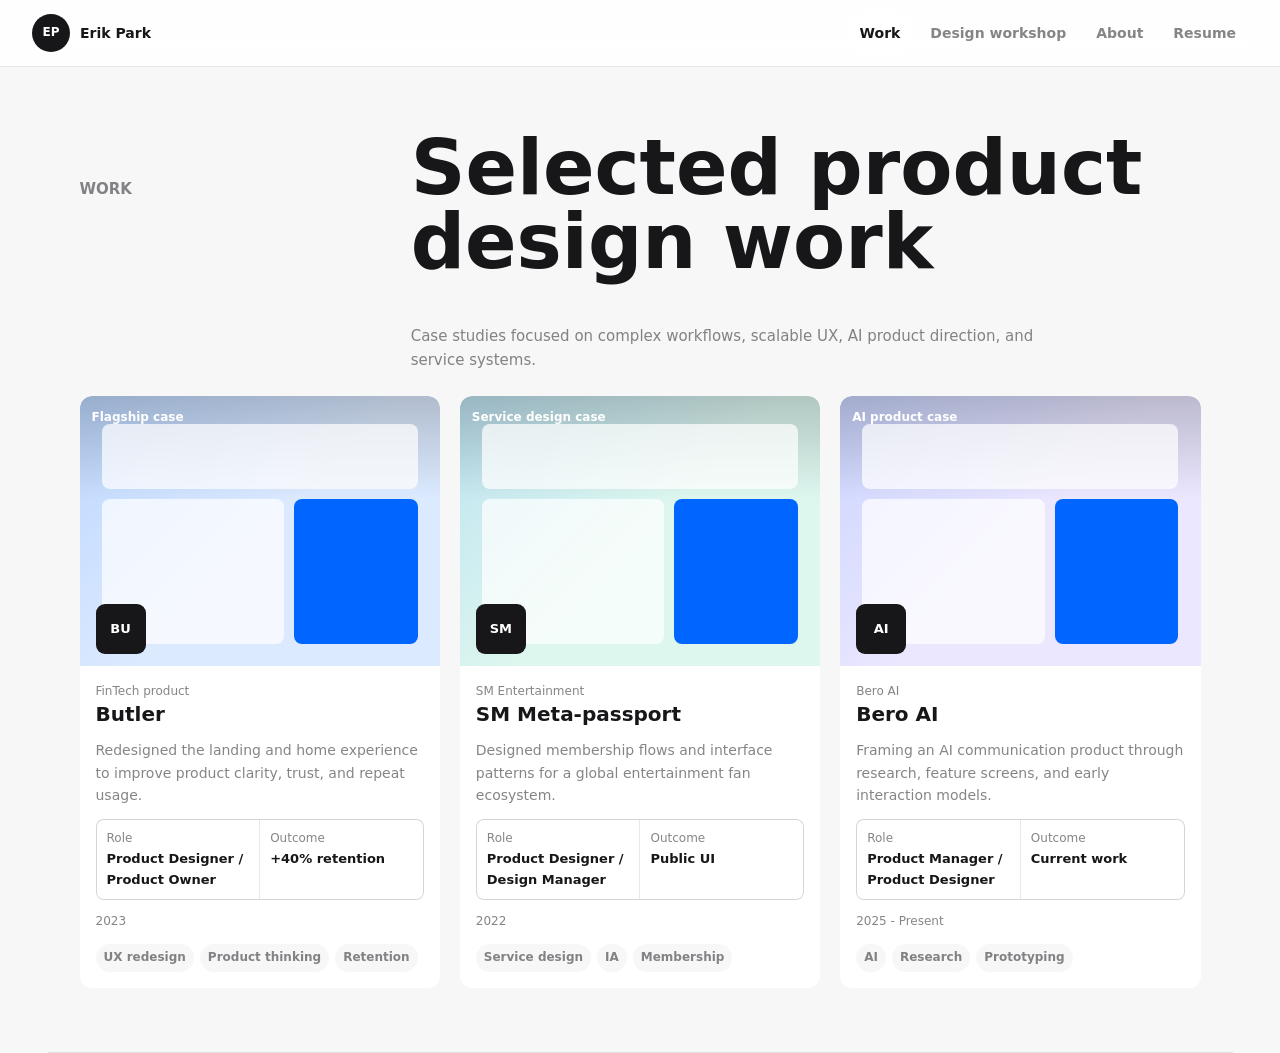
<file: index.html>
<!doctype html>
<html lang="en">
  <head>
    <meta charset="utf-8" />
    <meta name="viewport" content="width=device-width, initial-scale=1" />
    <meta
      name="description"
      content="Erik Park is a Vancouver-based Product Designer with PM experience, turning complex workflows into clear, scalable product experiences."
    />
    <title>Erik Park - Work</title>
    <link rel="icon" href="data:image/svg+xml,%3Csvg xmlns='http://www.w3.org/2000/svg' viewBox='0 0 64 64'%3E%3Crect width='64' height='64' rx='32' fill='%23171719'/%3E%3Ctext x='32' y='39' text-anchor='middle' font-family='Arial,sans-serif' font-size='22' font-weight='700' fill='%23ffffff'%3EEP%3C/text%3E%3C/svg%3E" />
    <link rel="stylesheet" href="styles.css" />
  </head>
  <body>
    <a class="skip-link" href="#main">Skip to content</a>

    <header class="site-header" aria-label="Site header">
      <a class="brand" href="index.html" aria-label="Erik Park home">
        <span class="avatar" aria-hidden="true">EP</span>
        <span>Erik Park</span>
      </a>
      <nav class="site-nav" aria-label="Primary navigation">
        <a aria-current="page" href="index.html">Work</a>
        <a href="design-workshop.html">Design workshop</a>
        <a href="about.html">About</a>
        <a href="resume.html">Resume</a>
      </nav>
    </header>

    <main class="site-main work-home" id="main">
      <section class="work-section" aria-labelledby="work-title">
        <div class="section-heading compact-heading">
          <p class="section-kicker">Work</p>
          <h1 id="work-title">Selected product design work</h1>
          <p>Case studies focused on complex workflows, scalable UX, AI product direction, and service systems.</p>
        </div>
        <div class="work-grid" id="featured-projects"></div>
      </section>
    </main>

    <script src="script.js"></script>
  </body>
</html>
</file>
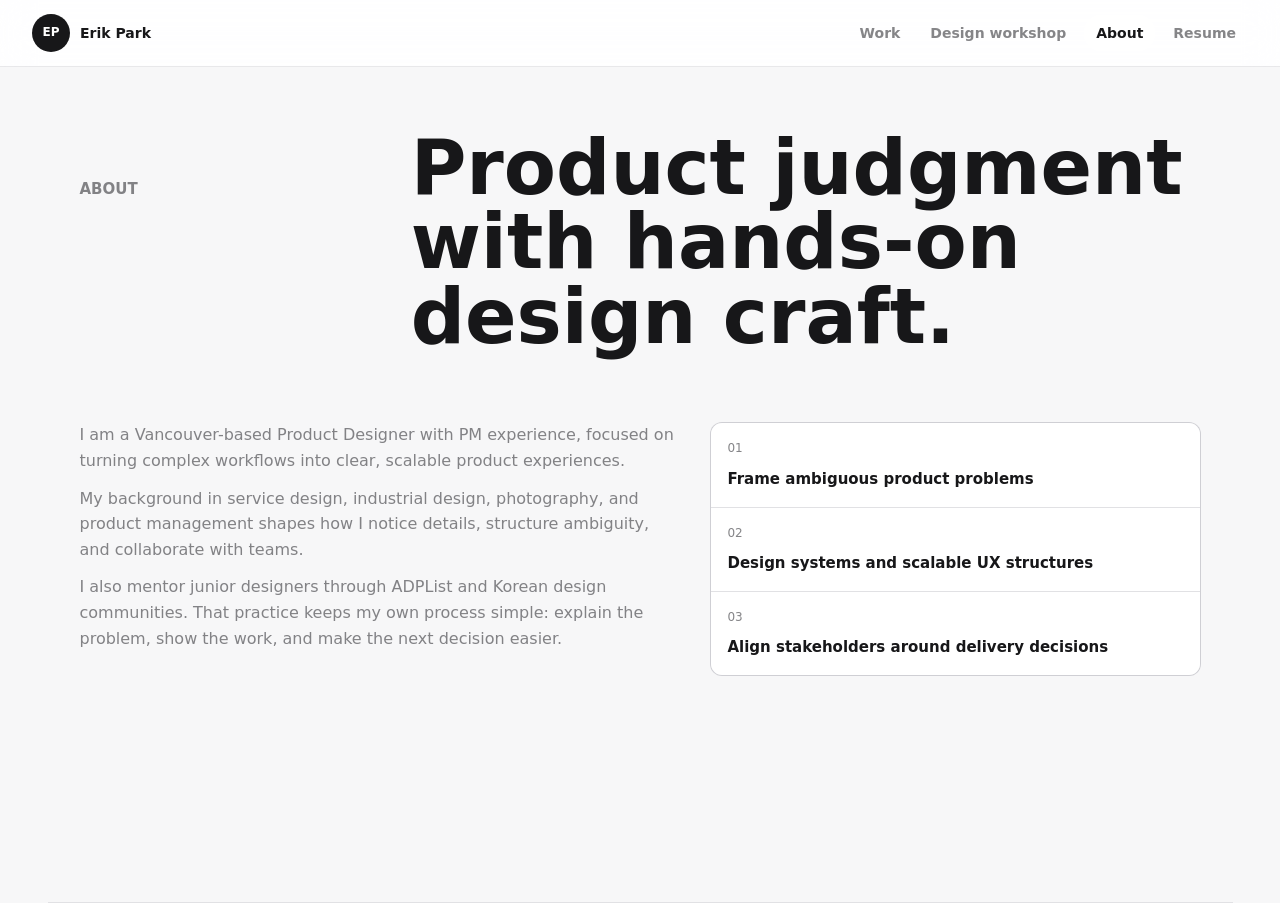
<file: about.html>
<!doctype html>
<html lang="en">
  <head>
    <meta charset="utf-8" />
    <meta name="viewport" content="width=device-width, initial-scale=1" />
    <meta name="description" content="About Erik Park, Product Designer with PM experience." />
    <title>Erik Park - About</title>
    <link rel="stylesheet" href="styles.css" />
  </head>
  <body>
    <a class="skip-link" href="#main">Skip to content</a>
    <header class="site-header" aria-label="Site header">
      <a class="brand" href="index.html" aria-label="Erik Park home">
        <span class="avatar" aria-hidden="true">EP</span>
        <span>Erik Park</span>
      </a>
      <nav class="site-nav" aria-label="Primary navigation">
        <a href="index.html">Work</a>
        <a href="design-workshop.html">Design workshop</a>
        <a aria-current="page" href="about.html">About</a>
        <a href="resume.html">Resume</a>
      </nav>
    </header>
    <main class="site-main" id="main">
      <section class="about-section page-section">
        <div class="section-heading compact-heading">
          <p class="section-kicker">About</p>
          <h1>Product judgment with hands-on design craft.</h1>
        </div>
        <div class="about-layout">
          <div class="about-copy">
            <p>
              I am a Vancouver-based Product Designer with PM experience, focused on turning complex workflows into
              clear, scalable product experiences.
            </p>
            <p>
              My background in service design, industrial design, photography, and product management shapes how I
              notice details, structure ambiguity, and collaborate with teams.
            </p>
            <p>
              I also mentor junior designers through ADPList and Korean design communities. That practice keeps my own
              process simple: explain the problem, show the work, and make the next decision easier.
            </p>
          </div>
          <div class="about-list" aria-label="Working focus">
            <div>
              <span>01</span>
              <strong>Frame ambiguous product problems</strong>
            </div>
            <div>
              <span>02</span>
              <strong>Design systems and scalable UX structures</strong>
            </div>
            <div>
              <span>03</span>
              <strong>Align stakeholders around delivery decisions</strong>
            </div>
          </div>
        </div>
      </section>
    </main>
  </body>
</html>
</file>
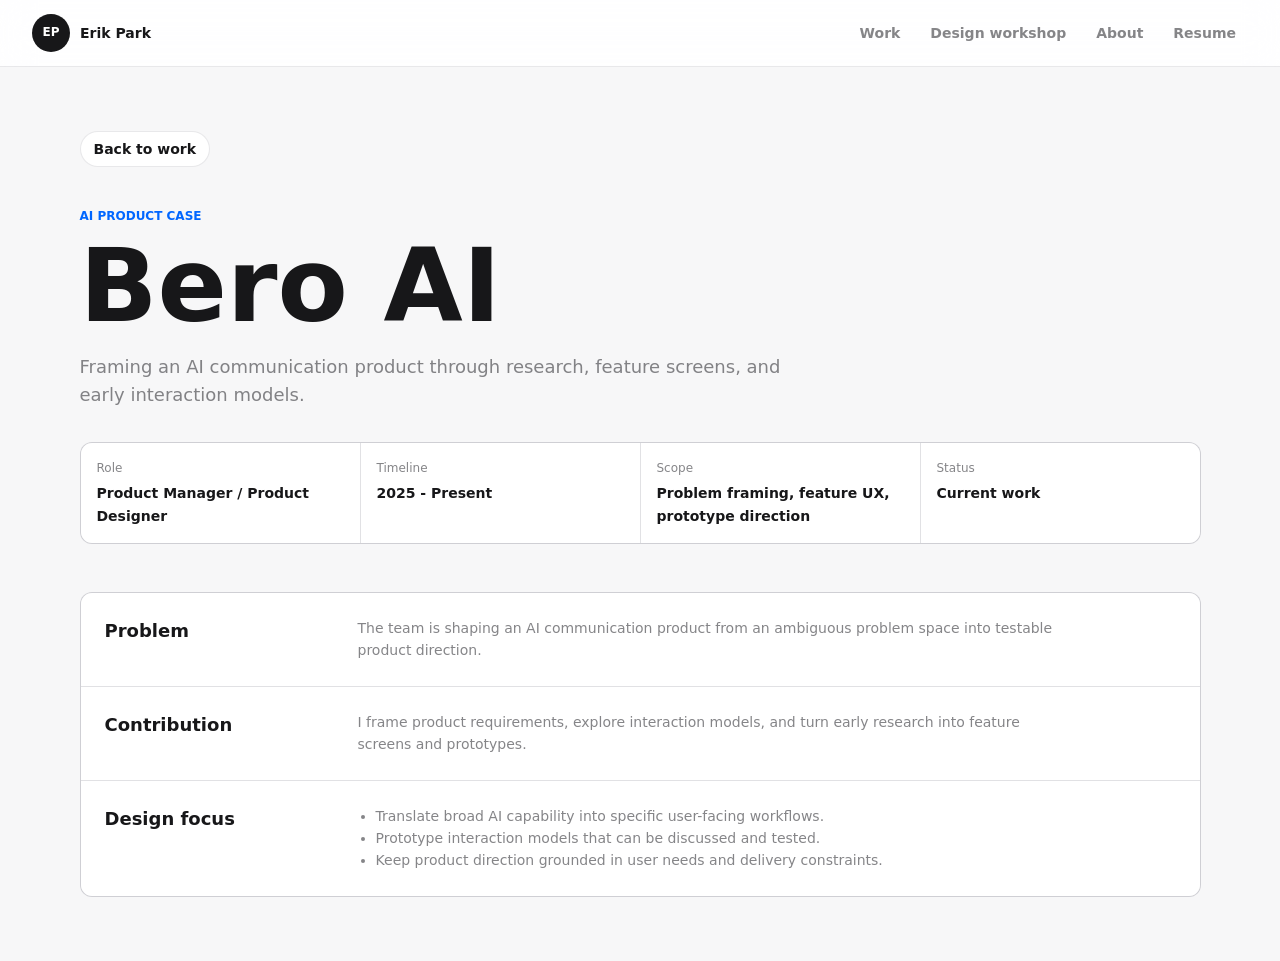
<file: bero-ai.html>
<!doctype html>
<html lang="en">
  <head>
    <meta charset="utf-8" />
    <meta name="viewport" content="width=device-width, initial-scale=1" />
    <meta name="description" content="Bero AI product design case study by Erik Park." />
    <title>Erik Park - Bero AI</title>
    <link rel="stylesheet" href="styles.css" />
  </head>
  <body>
    <a class="skip-link" href="#main">Skip to content</a>
    <header class="site-header" aria-label="Site header">
      <a class="brand" href="index.html" aria-label="Erik Park home">
        <span class="avatar" aria-hidden="true">EP</span>
        <span>Erik Park</span>
      </a>
      <nav class="site-nav" aria-label="Primary navigation">
        <a href="index.html">Work</a>
        <a href="design-workshop.html">Design workshop</a>
        <a href="about.html">About</a>
        <a href="resume.html">Resume</a>
      </nav>
    </header>
    <main class="site-main" id="main">
      <article class="case-page">
        <a class="back-link" href="index.html">Back to work</a>
        <header class="case-hero">
          <p class="section-kicker">AI product case</p>
          <h1>Bero AI</h1>
          <p>Framing an AI communication product through research, feature screens, and early interaction models.</p>
        </header>
        <section class="case-meta" aria-label="Project facts">
          <div>
            <span>Role</span>
            <strong>Product Manager / Product Designer</strong>
          </div>
          <div>
            <span>Timeline</span>
            <strong>2025 - Present</strong>
          </div>
          <div>
            <span>Scope</span>
            <strong>Problem framing, feature UX, prototype direction</strong>
          </div>
          <div>
            <span>Status</span>
            <strong>Current work</strong>
          </div>
        </section>
        <section class="case-body">
          <div>
            <h2>Problem</h2>
            <p>The team is shaping an AI communication product from an ambiguous problem space into testable product direction.</p>
          </div>
          <div>
            <h2>Contribution</h2>
            <p>
              I frame product requirements, explore interaction models, and turn early research into feature screens and
              prototypes.
            </p>
          </div>
          <div>
            <h2>Design focus</h2>
            <ul>
              <li>Translate broad AI capability into specific user-facing workflows.</li>
              <li>Prototype interaction models that can be discussed and tested.</li>
              <li>Keep product direction grounded in user needs and delivery constraints.</li>
            </ul>
          </div>
        </section>
      </article>
    </main>
  </body>
</html>
</file>
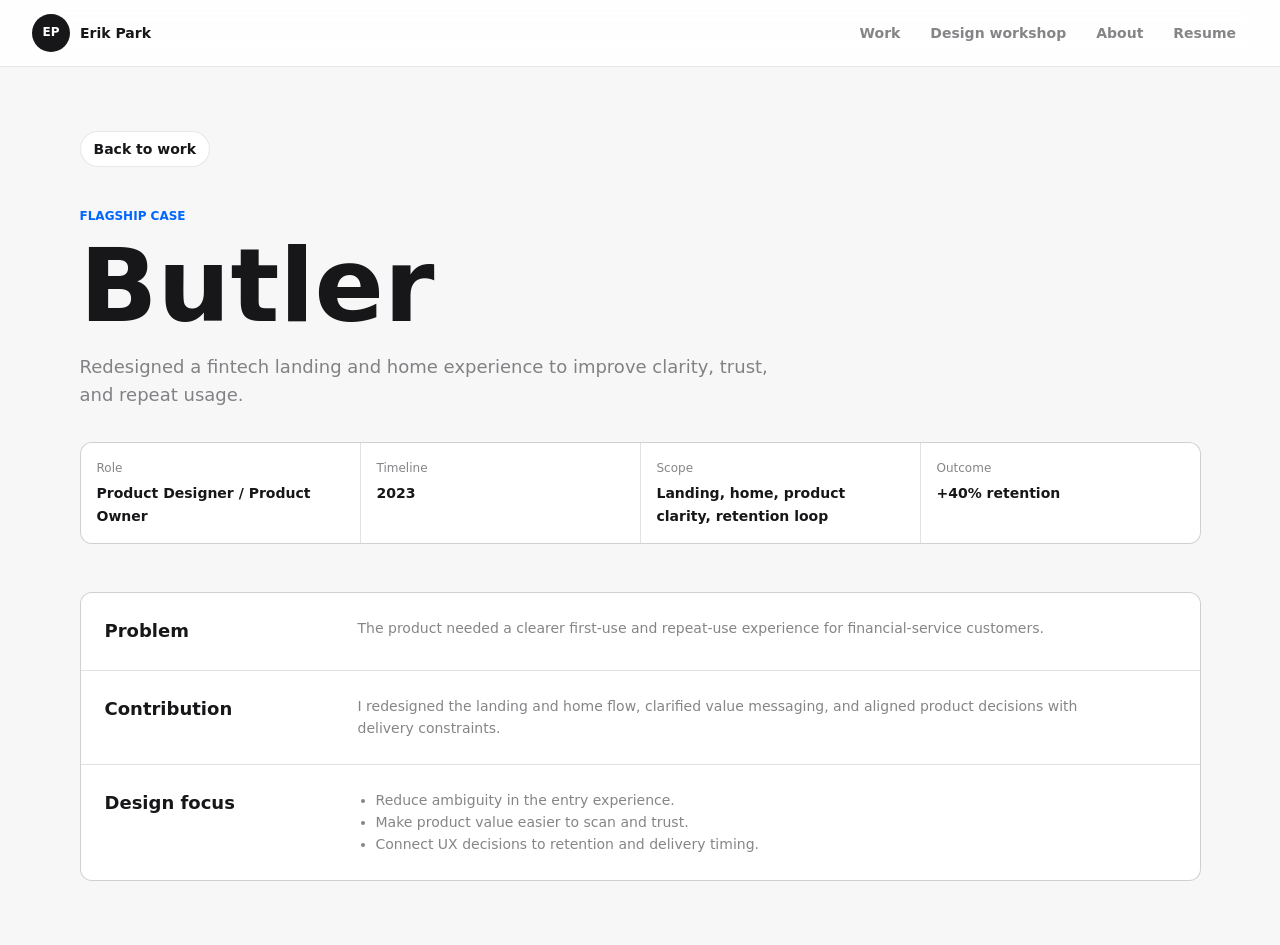
<file: butler.html>
<!doctype html>
<html lang="en">
  <head>
    <meta charset="utf-8" />
    <meta name="viewport" content="width=device-width, initial-scale=1" />
    <meta name="description" content="Butler fintech product case study by Erik Park." />
    <title>Erik Park - Butler</title>
    <link rel="stylesheet" href="styles.css" />
  </head>
  <body>
    <a class="skip-link" href="#main">Skip to content</a>
    <header class="site-header" aria-label="Site header">
      <a class="brand" href="index.html" aria-label="Erik Park home">
        <span class="avatar" aria-hidden="true">EP</span>
        <span>Erik Park</span>
      </a>
      <nav class="site-nav" aria-label="Primary navigation">
        <a href="index.html">Work</a>
        <a href="design-workshop.html">Design workshop</a>
        <a href="about.html">About</a>
        <a href="resume.html">Resume</a>
      </nav>
    </header>
    <main class="site-main" id="main">
      <article class="case-page">
        <a class="back-link" href="index.html">Back to work</a>
        <header class="case-hero">
          <p class="section-kicker">Flagship case</p>
          <h1>Butler</h1>
          <p>Redesigned a fintech landing and home experience to improve clarity, trust, and repeat usage.</p>
        </header>
        <section class="case-meta" aria-label="Project facts">
          <div>
            <span>Role</span>
            <strong>Product Designer / Product Owner</strong>
          </div>
          <div>
            <span>Timeline</span>
            <strong>2023</strong>
          </div>
          <div>
            <span>Scope</span>
            <strong>Landing, home, product clarity, retention loop</strong>
          </div>
          <div>
            <span>Outcome</span>
            <strong>+40% retention</strong>
          </div>
        </section>
        <section class="case-body">
          <div>
            <h2>Problem</h2>
            <p>The product needed a clearer first-use and repeat-use experience for financial-service customers.</p>
          </div>
          <div>
            <h2>Contribution</h2>
            <p>
              I redesigned the landing and home flow, clarified value messaging, and aligned product decisions with
              delivery constraints.
            </p>
          </div>
          <div>
            <h2>Design focus</h2>
            <ul>
              <li>Reduce ambiguity in the entry experience.</li>
              <li>Make product value easier to scan and trust.</li>
              <li>Connect UX decisions to retention and delivery timing.</li>
            </ul>
          </div>
        </section>
      </article>
    </main>
  </body>
</html>
</file>
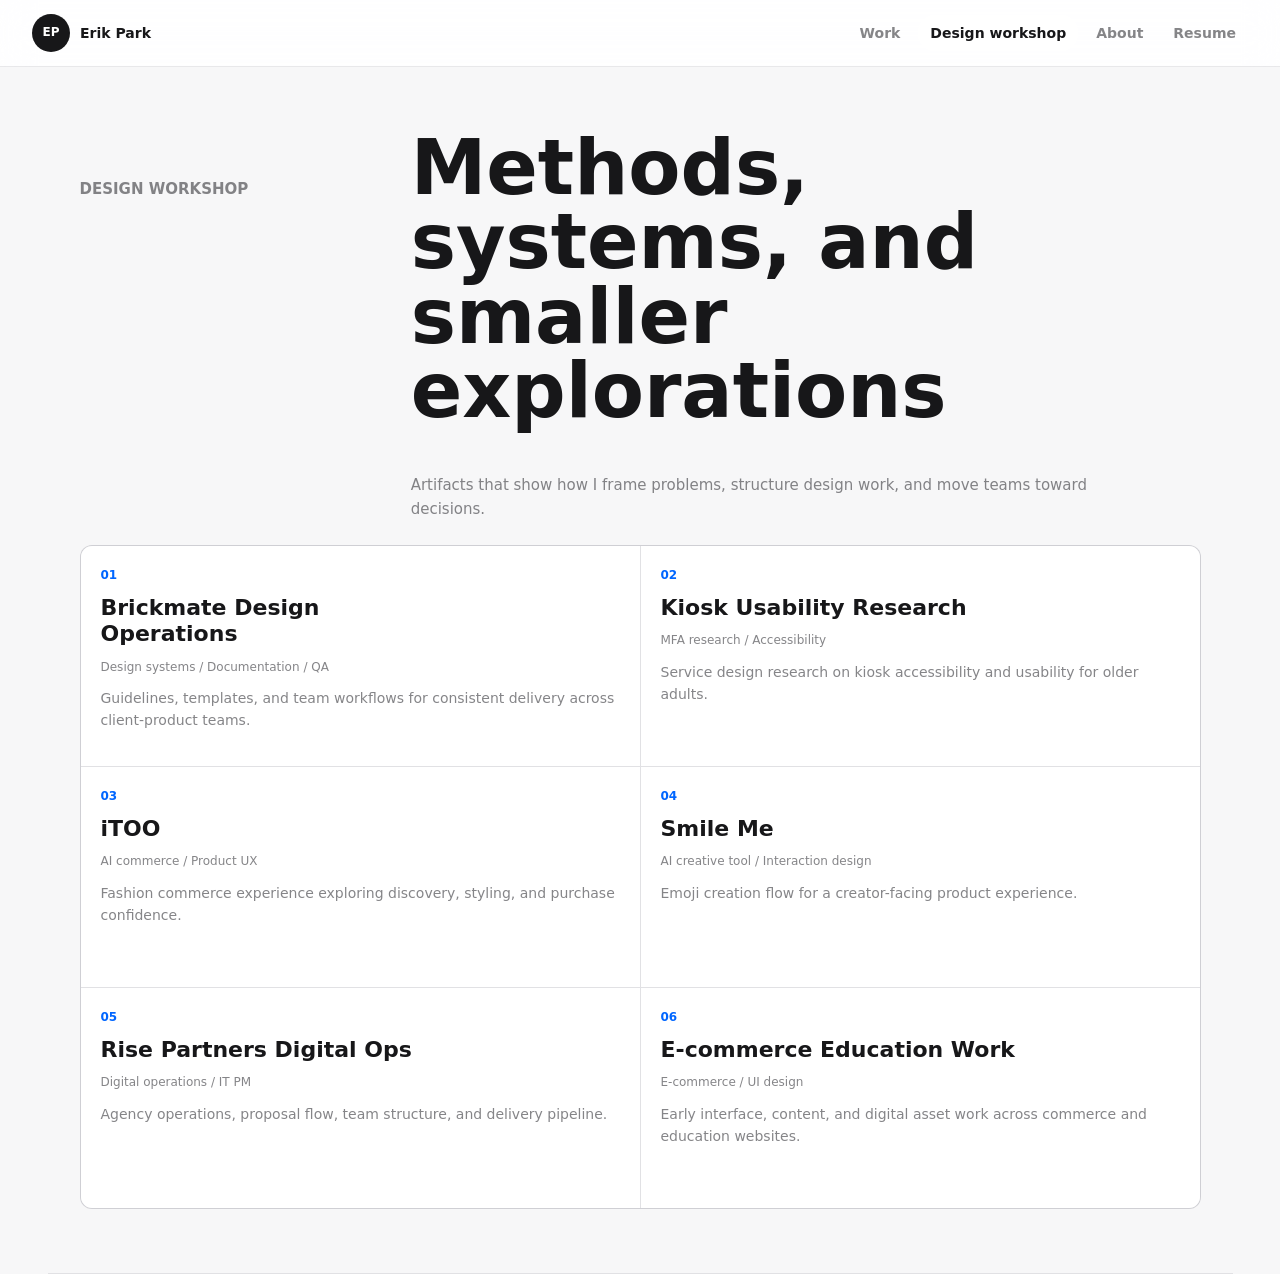
<file: design-workshop.html>
<!doctype html>
<html lang="en">
  <head>
    <meta charset="utf-8" />
    <meta name="viewport" content="width=device-width, initial-scale=1" />
    <meta name="description" content="Design workshop artifacts and explorations by Erik Park." />
    <title>Erik Park - Design workshop</title>
    <link rel="stylesheet" href="styles.css" />
  </head>
  <body>
    <a class="skip-link" href="#main">Skip to content</a>
    <header class="site-header" aria-label="Site header">
      <a class="brand" href="index.html" aria-label="Erik Park home">
        <span class="avatar" aria-hidden="true">EP</span>
        <span>Erik Park</span>
      </a>
      <nav class="site-nav" aria-label="Primary navigation">
        <a href="index.html">Work</a>
        <a aria-current="page" href="design-workshop.html">Design workshop</a>
        <a href="about.html">About</a>
        <a href="resume.html">Resume</a>
      </nav>
    </header>
    <main class="site-main" id="main">
      <section class="workshop-section page-section">
        <div class="section-heading compact-heading">
          <p class="section-kicker">Design workshop</p>
          <h1>Methods, systems, and smaller explorations</h1>
          <p>Artifacts that show how I frame problems, structure design work, and move teams toward decisions.</p>
        </div>
        <div class="workshop-grid" id="workshop-items"></div>
      </section>
    </main>
    <script src="script.js"></script>
  </body>
</html>
</file>
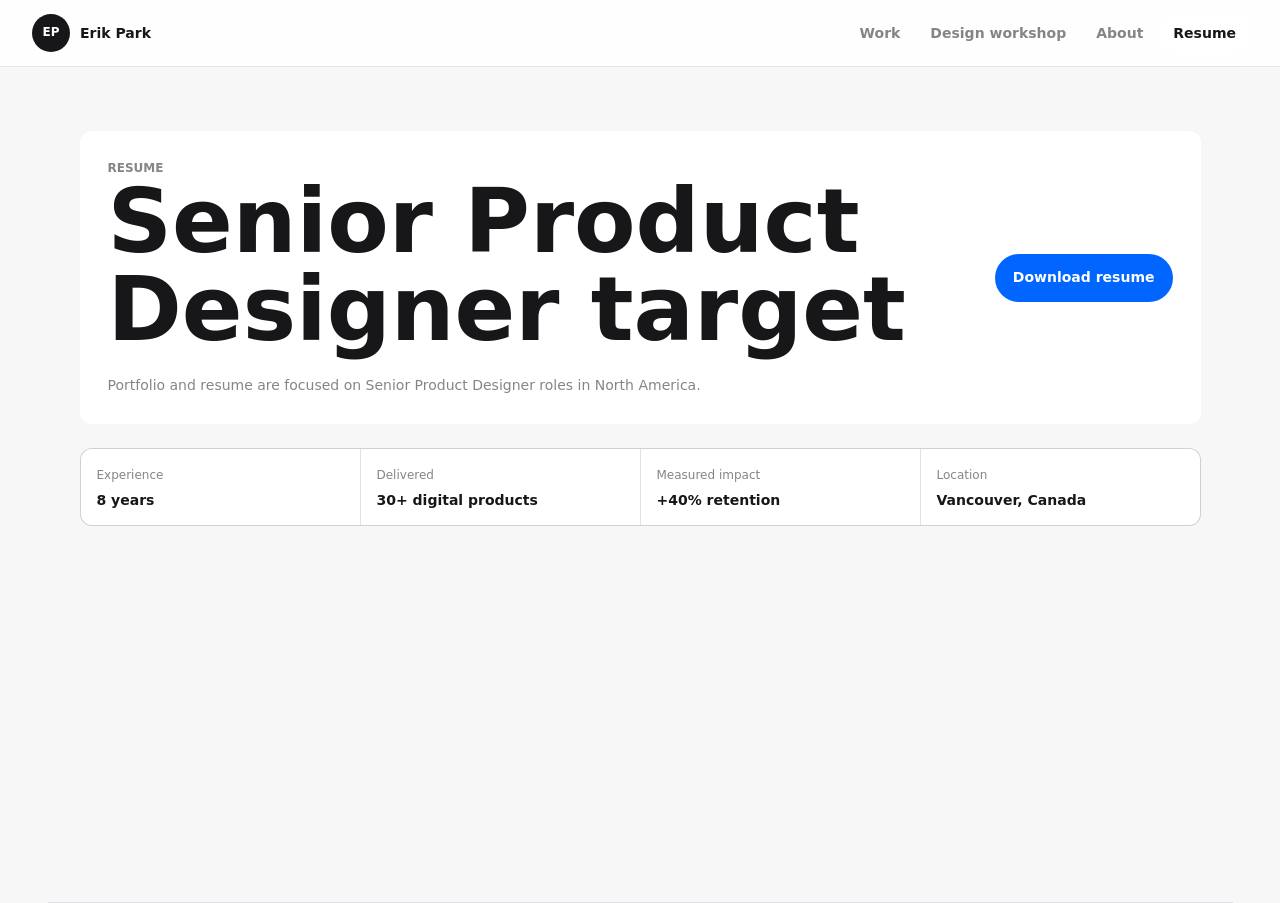
<file: resume.html>
<!doctype html>
<html lang="en">
  <head>
    <meta charset="utf-8" />
    <meta name="viewport" content="width=device-width, initial-scale=1" />
    <meta name="description" content="Resume for Erik Park, Product Designer." />
    <title>Erik Park - Resume</title>
    <link rel="stylesheet" href="styles.css" />
  </head>
  <body>
    <a class="skip-link" href="#main">Skip to content</a>
    <header class="site-header" aria-label="Site header">
      <a class="brand" href="index.html" aria-label="Erik Park home">
        <span class="avatar" aria-hidden="true">EP</span>
        <span>Erik Park</span>
      </a>
      <nav class="site-nav" aria-label="Primary navigation">
        <a href="index.html">Work</a>
        <a href="design-workshop.html">Design workshop</a>
        <a href="about.html">About</a>
        <a aria-current="page" href="resume.html">Resume</a>
      </nav>
    </header>
    <main class="site-main" id="main">
      <section class="resume-section page-section">
        <div class="resume-card">
          <div>
            <p class="section-kicker">Resume</p>
            <h1>Senior Product Designer target</h1>
            <p>Portfolio and resume are focused on Senior Product Designer roles in North America.</p>
          </div>
          <a href="assets/Erik-Park-Resume-260121.pdf" download>Download resume</a>
        </div>
        <div class="proof-strip static-strip" aria-label="Highlights">
          <div>
            <span>Experience</span>
            <strong>8 years</strong>
          </div>
          <div>
            <span>Delivered</span>
            <strong>30+ digital products</strong>
          </div>
          <div>
            <span>Measured impact</span>
            <strong>+40% retention</strong>
          </div>
          <div>
            <span>Location</span>
            <strong>Vancouver, Canada</strong>
          </div>
        </div>
      </section>
    </main>
  </body>
</html>
</file>
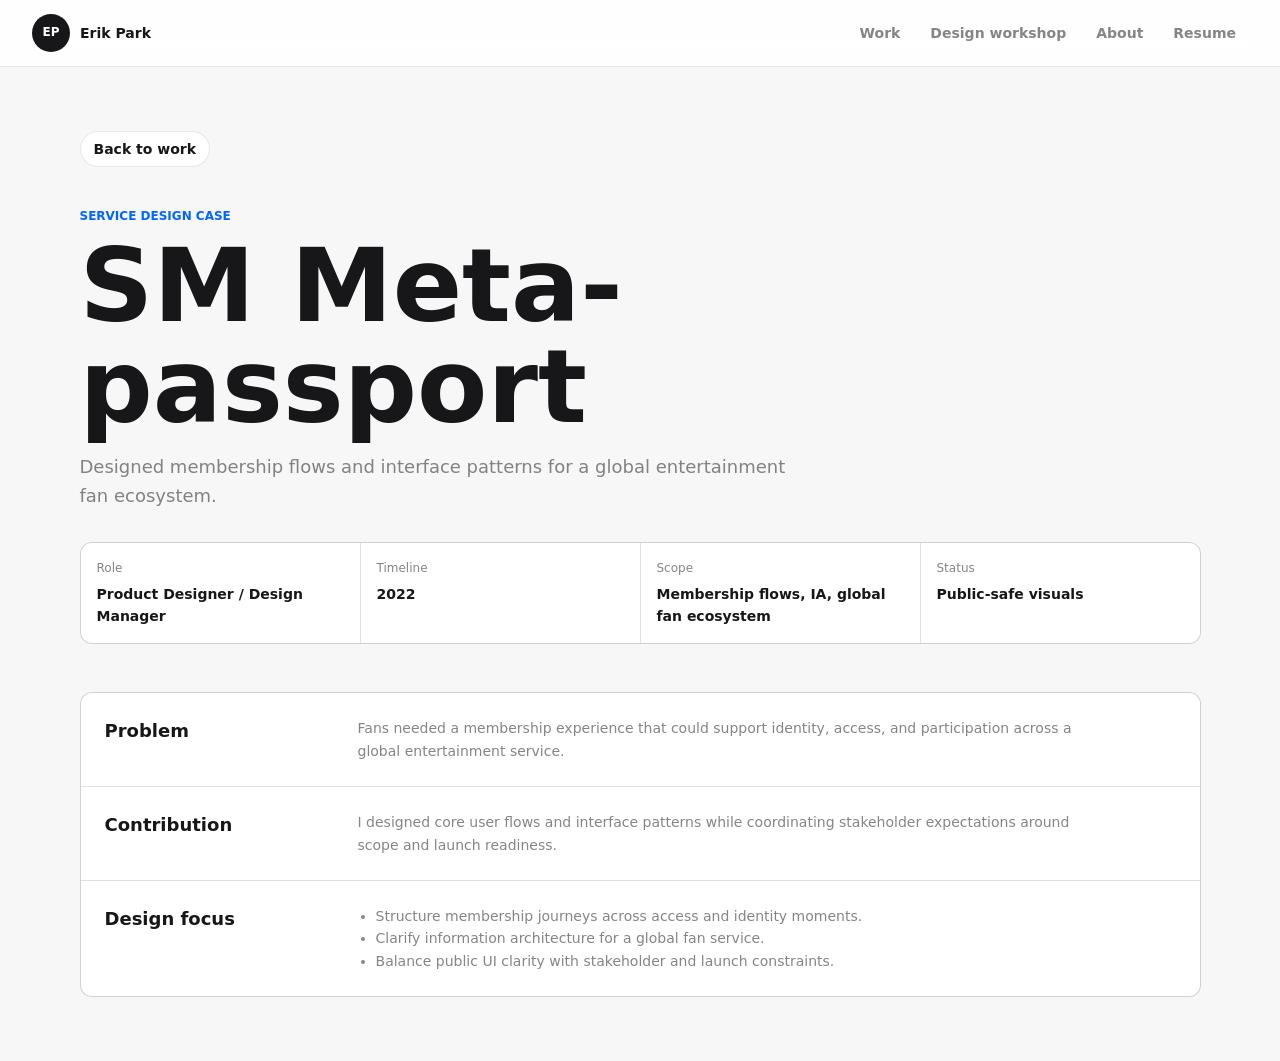
<file: sm-meta-passport.html>
<!doctype html>
<html lang="en">
  <head>
    <meta charset="utf-8" />
    <meta name="viewport" content="width=device-width, initial-scale=1" />
    <meta name="description" content="SM Meta-passport service design case study by Erik Park." />
    <title>Erik Park - SM Meta-passport</title>
    <link rel="stylesheet" href="styles.css" />
  </head>
  <body>
    <a class="skip-link" href="#main">Skip to content</a>
    <header class="site-header" aria-label="Site header">
      <a class="brand" href="index.html" aria-label="Erik Park home">
        <span class="avatar" aria-hidden="true">EP</span>
        <span>Erik Park</span>
      </a>
      <nav class="site-nav" aria-label="Primary navigation">
        <a href="index.html">Work</a>
        <a href="design-workshop.html">Design workshop</a>
        <a href="about.html">About</a>
        <a href="resume.html">Resume</a>
      </nav>
    </header>
    <main class="site-main" id="main">
      <article class="case-page">
        <a class="back-link" href="index.html">Back to work</a>
        <header class="case-hero">
          <p class="section-kicker">Service design case</p>
          <h1>SM Meta-passport</h1>
          <p>Designed membership flows and interface patterns for a global entertainment fan ecosystem.</p>
        </header>
        <section class="case-meta" aria-label="Project facts">
          <div>
            <span>Role</span>
            <strong>Product Designer / Design Manager</strong>
          </div>
          <div>
            <span>Timeline</span>
            <strong>2022</strong>
          </div>
          <div>
            <span>Scope</span>
            <strong>Membership flows, IA, global fan ecosystem</strong>
          </div>
          <div>
            <span>Status</span>
            <strong>Public-safe visuals</strong>
          </div>
        </section>
        <section class="case-body">
          <div>
            <h2>Problem</h2>
            <p>
              Fans needed a membership experience that could support identity, access, and participation across a global
              entertainment service.
            </p>
          </div>
          <div>
            <h2>Contribution</h2>
            <p>
              I designed core user flows and interface patterns while coordinating stakeholder expectations around scope
              and launch readiness.
            </p>
          </div>
          <div>
            <h2>Design focus</h2>
            <ul>
              <li>Structure membership journeys across access and identity moments.</li>
              <li>Clarify information architecture for a global fan service.</li>
              <li>Balance public UI clarity with stakeholder and launch constraints.</li>
            </ul>
          </div>
        </section>
      </article>
    </main>
  </body>
</html>
</file>
<file: styles.css>
:root {
  color-scheme: light;
  --surface: #ffffff;
  --surface-subtle: #f7f7f8;
  --surface-cool: #f0f4f8;
  --heading: #171719;
  --body: #333333;
  --secondary: rgba(55, 56, 60, 0.61);
  --border: rgba(112, 115, 124, 0.16);
  --primary: #0066ff;
  --radius-small: 8px;
  --radius-card: 12px;
  --max-content: 1185px;
  --ease-standard: cubic-bezier(0.4, 0, 0.2, 1);
}

* {
  box-sizing: border-box;
}

html {
  scroll-behavior: smooth;
}

body {
  margin: 0;
  background: var(--surface-subtle);
  color: var(--body);
  font-family: "Pretendard Variable", "Pretendard JP Variable", -apple-system, BlinkMacSystemFont, "Apple SD Gothic Neo",
    system-ui, sans-serif;
  font-size: 14px;
  line-height: 1.6;
  letter-spacing: 0;
  overflow-x: hidden;
}

a {
  color: inherit;
  text-decoration: none;
}

:focus-visible {
  outline: 2px solid var(--primary);
  outline-offset: 2px;
}

.skip-link {
  position: fixed;
  left: 16px;
  top: 16px;
  z-index: 20;
  transform: translateY(-160%);
  padding: 8px 12px;
  border-radius: var(--radius-small);
  background: var(--primary);
  color: #fff;
  font-weight: 600;
}

.skip-link:focus {
  transform: translateY(0);
}

.site-header {
  position: sticky;
  top: 0;
  z-index: 10;
  min-height: 64px;
  display: flex;
  align-items: center;
  justify-content: space-between;
  gap: 24px;
  padding: 14px 32px;
  border-bottom: 1px solid var(--border);
  background: rgba(255, 255, 255, 0.88);
  backdrop-filter: blur(16px);
}

.brand,
.site-nav,
.hero-actions,
.site-footer {
  display: flex;
  align-items: center;
}

.brand {
  gap: 10px;
  color: var(--heading);
  font-weight: 700;
}

.avatar {
  width: 38px;
  height: 38px;
  display: grid;
  place-items: center;
  border-radius: 9999px;
  background: var(--heading);
  color: #fff;
  font-size: 12px;
  font-weight: 700;
}

.site-nav {
  gap: 6px;
  overflow-x: auto;
}

.site-nav a,
.hero-actions a,
.resume-card a {
  min-height: 36px;
  display: inline-flex;
  align-items: center;
  justify-content: center;
  white-space: nowrap;
  border-radius: 9999px;
  font-weight: 600;
}

.site-nav a {
  padding: 0 12px;
  color: var(--secondary);
}

.site-nav a[aria-current="page"] {
  color: var(--heading);
  background: var(--surface);
}

.site-nav a:hover,
.hero-actions a:hover,
.site-footer a:hover {
  color: var(--primary);
}

.site-main {
  max-width: var(--max-content);
  margin: 0 auto;
}

.hero-section,
.work-section,
.workshop-section,
.about-section,
.resume-section {
  padding: 64px 32px;
  border-bottom: 1px solid var(--border);
}

.work-home .work-section {
  min-height: calc(100vh - 64px);
  display: flex;
  flex-direction: column;
  justify-content: center;
}

.page-section {
  min-height: calc(100vh - 64px);
}

.hero-section {
  min-height: 62vh;
  display: flex;
  align-items: flex-end;
}

.hero-grid {
  display: grid;
  grid-template-columns: 0.28fr 1fr;
  gap: 24px;
  align-items: end;
}

.section-kicker {
  margin: 0;
  color: var(--primary);
  font-size: 12px;
  font-weight: 700;
  text-transform: uppercase;
}

h1,
h2,
h3,
p {
  margin-top: 0;
}

h1,
h2,
h3 {
  color: var(--heading);
}

h1 {
  grid-column: 2;
  max-width: 960px;
  margin-bottom: 20px;
  font-size: clamp(44px, 7vw, 92px);
  font-weight: 700;
  line-height: 0.98;
  letter-spacing: 0;
}

.compact-heading h1 {
  font-size: clamp(40px, 6vw, 76px);
}

.hero-copy {
  grid-column: 2;
  max-width: 720px;
}

.hero-copy p,
.section-heading p,
.project-body p,
.workshop-card p,
.about-copy p,
.resume-card p,
.site-footer {
  color: var(--secondary);
}

.hero-copy p {
  margin-bottom: 18px;
  font-size: 16px;
}

.hero-actions {
  gap: 8px;
  flex-wrap: wrap;
}

.hero-actions a {
  padding: 0 13px;
  border: 1px solid var(--border);
  color: var(--heading);
  background: var(--surface);
}

.proof-strip {
  display: grid;
  grid-template-columns: repeat(4, minmax(0, 1fr));
  gap: 1px;
  overflow: hidden;
  margin: 0 32px;
  border: 1px solid var(--border);
  border-radius: var(--radius-card);
  background: var(--border);
  transform: translateY(-32px);
}

.proof-strip div {
  padding: 14px 16px;
  background: var(--surface);
}

.proof-strip span,
.project-company,
.project-time,
.project-card dt,
.workshop-card span,
.workshop-meta,
.about-list span {
  color: var(--secondary);
  font-size: 12px;
}

.proof-strip strong {
  display: block;
  margin-top: 3px;
  color: var(--heading);
  font-size: 14px;
  font-weight: 700;
}

.section-heading {
  display: grid;
  grid-template-columns: 0.28fr 0.72fr;
  gap: 24px;
  align-items: baseline;
  margin-bottom: 24px;
}

.section-heading .section-kicker {
  grid-row: span 2;
}

.section-heading h2 {
  max-width: 820px;
  margin-bottom: 0;
  font-size: clamp(28px, 4vw, 52px);
  line-height: 1.08;
}

.section-heading p {
  max-width: 680px;
  margin-bottom: 0;
  font-size: 15px;
}

.work-grid {
  display: grid;
  grid-template-columns: repeat(3, minmax(0, 1fr));
  gap: 20px;
}

.project-card {
  color: inherit;
  overflow: hidden;
  border-radius: var(--radius-card);
  background: var(--surface);
  transition: transform 150ms var(--ease-standard);
}

.project-card:hover {
  transform: translateY(-2px);
}

.project-card:hover h3 {
  color: var(--primary);
}

.project-thumb {
  position: relative;
  aspect-ratio: 4 / 3;
  overflow: hidden;
  border-radius: var(--radius-card) var(--radius-card) 0 0;
  background: var(--surface-cool);
}

.project-thumb::before {
  content: "";
  position: absolute;
  inset: 0;
  background:
    linear-gradient(180deg, rgba(20, 25, 30, 0.22), rgba(20, 25, 30, 0) 38%),
    linear-gradient(135deg, rgba(0, 102, 255, 0.14), rgba(255, 255, 255, 0) 52%);
}

.project-thumb[data-tone="blue"] {
  background: #dceaff;
}

.project-thumb[data-tone="green"] {
  background: #ddf7ef;
}

.project-thumb[data-tone="violet"] {
  background: #ebe7ff;
}

.thumb-system {
  position: absolute;
  inset: 28px 22px 22px;
  display: grid;
  grid-template-columns: 1fr 0.68fr;
  grid-template-rows: 0.45fr 1fr;
  gap: 10px;
}

.thumb-system span {
  border-radius: var(--radius-small);
  background: rgba(255, 255, 255, 0.72);
}

.thumb-system span:first-child {
  grid-column: 1 / -1;
}

.thumb-system span:last-child {
  background: var(--primary);
}

.project-kind {
  position: absolute;
  left: 12px;
  top: 12px;
  color: #fff;
  font-size: 12px;
  font-weight: 600;
}

.project-logo {
  position: absolute;
  left: 16px;
  bottom: 12px;
  width: 50px;
  height: 50px;
  display: grid;
  place-items: center;
  border-radius: 9px;
  background: var(--heading);
  color: #fff;
  font-size: 13px;
  font-weight: 700;
}

.project-body {
  display: grid;
  gap: 12px;
  padding: 16px;
}

.project-body h3 {
  margin-bottom: 0;
  font-size: 20px;
  line-height: 1.3;
}

.project-body p {
  margin-bottom: 0;
}

.project-card dl {
  display: grid;
  grid-template-columns: repeat(2, minmax(0, 1fr));
  gap: 1px;
  overflow: hidden;
  margin: 0;
  border: 1px solid var(--border);
  border-radius: var(--radius-small);
  background: var(--border);
}

.project-card dl div {
  min-width: 0;
  padding: 9px 10px;
  background: var(--surface);
}

.project-card dd {
  margin: 1px 0 0;
  color: var(--heading);
  font-size: 13px;
  font-weight: 600;
}

.tag-list {
  display: flex;
  flex-wrap: wrap;
  gap: 6px;
  margin: 0;
  padding: 0;
  list-style: none;
}

.tag-list li {
  min-height: 28px;
  display: inline-flex;
  align-items: center;
  padding: 0 8px;
  border-radius: 9999px;
  background: var(--surface-subtle);
  color: var(--secondary);
  font-size: 12px;
  font-weight: 600;
}

.workshop-grid {
  display: grid;
  grid-template-columns: repeat(2, minmax(0, 1fr));
  gap: 1px;
  overflow: hidden;
  border: 1px solid var(--border);
  border-radius: var(--radius-card);
  background: var(--border);
}

.workshop-card {
  min-height: 220px;
  display: grid;
  align-content: start;
  gap: 10px;
  padding: 20px;
  background: var(--surface);
}

.workshop-card span {
  color: var(--primary);
  font-weight: 700;
}

.workshop-card h3 {
  max-width: 360px;
  margin-bottom: 0;
  font-size: 22px;
  line-height: 1.2;
}

.workshop-card p {
  margin-bottom: 0;
}

.about-layout {
  display: grid;
  grid-template-columns: 0.55fr 0.45fr;
  gap: 32px;
  align-items: start;
}

.about-copy {
  display: grid;
  gap: 12px;
}

.about-copy p {
  margin-bottom: 0;
  font-size: 16px;
}

.about-list {
  display: grid;
  gap: 1px;
  overflow: hidden;
  border: 1px solid var(--border);
  border-radius: var(--radius-card);
  background: var(--border);
}

.about-list div {
  display: grid;
  gap: 8px;
  padding: 16px;
  background: var(--surface);
}

.about-list strong {
  color: var(--heading);
  font-size: 15px;
}

.resume-card {
  display: flex;
  align-items: center;
  justify-content: space-between;
  gap: 24px;
  padding: 28px;
  border-radius: var(--radius-card);
  background: var(--surface);
}

.resume-card h2 {
  margin-bottom: 8px;
  font-size: clamp(26px, 4vw, 44px);
  line-height: 1.1;
}

.resume-card p {
  margin-bottom: 0;
}

.resume-card a {
  flex: 0 0 auto;
  min-height: 48px;
  padding: 0 18px;
  background: var(--primary);
  color: #fff;
}

.static-strip {
  margin: 24px 0 0;
  transform: none;
}

.case-page {
  padding: 64px 32px;
}

.back-link {
  display: inline-flex;
  align-items: center;
  min-height: 36px;
  margin-bottom: 40px;
  padding: 0 13px;
  border: 1px solid var(--border);
  border-radius: 9999px;
  background: var(--surface);
  color: var(--heading);
  font-weight: 600;
}

.back-link:hover {
  color: var(--primary);
}

.case-hero {
  max-width: 900px;
  margin-bottom: 32px;
}

.case-hero h1 {
  grid-column: auto;
  margin: 10px 0 16px;
  font-size: clamp(52px, 8vw, 104px);
}

.case-hero p:last-child {
  max-width: 720px;
  margin-bottom: 0;
  color: var(--secondary);
  font-size: 18px;
}

.case-meta {
  display: grid;
  grid-template-columns: repeat(4, minmax(0, 1fr));
  gap: 1px;
  overflow: hidden;
  margin-bottom: 48px;
  border: 1px solid var(--border);
  border-radius: var(--radius-card);
  background: var(--border);
}

.case-meta div {
  padding: 16px;
  background: var(--surface);
}

.case-meta span {
  display: block;
  margin-bottom: 4px;
  color: var(--secondary);
  font-size: 12px;
}

.case-meta strong {
  color: var(--heading);
  font-size: 14px;
}

.case-body {
  display: grid;
  gap: 1px;
  overflow: hidden;
  border: 1px solid var(--border);
  border-radius: var(--radius-card);
  background: var(--border);
}

.case-body div {
  display: grid;
  grid-template-columns: 0.28fr 1fr;
  gap: 24px;
  padding: 24px;
  background: var(--surface);
}

.case-body h2 {
  margin-bottom: 0;
  font-size: 18px;
}

.case-body p,
.case-body ul {
  max-width: 720px;
  margin: 0;
  color: var(--secondary);
}

.case-body ul {
  padding-left: 18px;
}

.site-footer {
  max-width: var(--max-content);
  justify-content: space-between;
  gap: 18px;
  margin: 0 auto;
  padding: 28px 32px;
}

.site-footer p {
  margin-bottom: 0;
}

.site-footer a {
  color: var(--heading);
  font-weight: 600;
  text-decoration: underline;
  text-decoration-color: var(--border);
  text-underline-offset: 4px;
}

@media (max-width: 980px) {
  .hero-grid,
  .section-heading,
  .about-layout {
    grid-template-columns: 1fr;
  }

  h1,
  .hero-copy {
    grid-column: 1;
  }

  .section-heading .section-kicker {
    grid-row: auto;
  }

  .proof-strip,
  .work-grid,
  .workshop-grid,
  .case-meta {
    grid-template-columns: repeat(2, minmax(0, 1fr));
  }

  .case-body div {
    grid-template-columns: 1fr;
  }
}

@media (max-width: 680px) {
  .site-main {
    width: 100%;
    max-width: 100vw;
    overflow: hidden;
  }

  .site-header {
    align-items: flex-start;
    flex-direction: column;
    overflow: hidden;
    padding: 14px 20px;
  }

  .site-nav {
    width: 100%;
    min-width: 0;
    flex-wrap: wrap;
    justify-content: flex-start;
  }

  .site-nav a {
    padding: 0 9px;
  }

  .hero-section,
  .work-section,
  .workshop-section,
  .about-section,
  .resume-section,
  .case-page {
    width: 100%;
    max-width: 100vw;
    overflow: hidden;
    padding: 40px 20px;
  }

  .hero-section {
    min-height: auto;
    overflow: hidden;
    padding-top: 72px;
  }

  .hero-grid,
  .section-heading {
    width: calc(100vw - 40px);
    max-width: calc(100vw - 40px);
    min-width: 0;
  }

  h1 {
    grid-column: auto;
    width: calc(100vw - 40px);
    max-width: calc(100vw - 40px);
    font-size: 34px;
    line-height: 1.04;
    overflow-wrap: break-word;
  }

  .hero-copy,
  .hero-copy p,
  .section-heading p {
    width: calc(100vw - 40px);
    max-width: calc(100vw - 40px);
    min-width: 0;
  }

  .proof-strip {
    grid-template-columns: 1fr;
    margin: 0 20px;
    transform: translateY(-20px);
  }

  .static-strip {
    margin: 20px 0 0;
    transform: none;
  }

  .work-grid,
  .workshop-grid,
  .case-meta {
    grid-template-columns: 1fr;
  }

  .project-card dl,
  .resume-card {
    grid-template-columns: 1fr;
  }

  .resume-card {
    align-items: flex-start;
    flex-direction: column;
    padding: 20px;
  }

  .case-hero h1 {
    width: auto;
    max-width: 100%;
    font-size: 44px;
  }

  .case-body div {
    padding: 20px;
  }

  .site-footer {
    align-items: flex-start;
    flex-direction: column;
    padding: 28px 20px;
  }
}

@media (prefers-reduced-motion: reduce) {
  *,
  *::before,
  *::after {
    scroll-behavior: auto !important;
    transition-duration: 0ms !important;
  }
}
</file>
